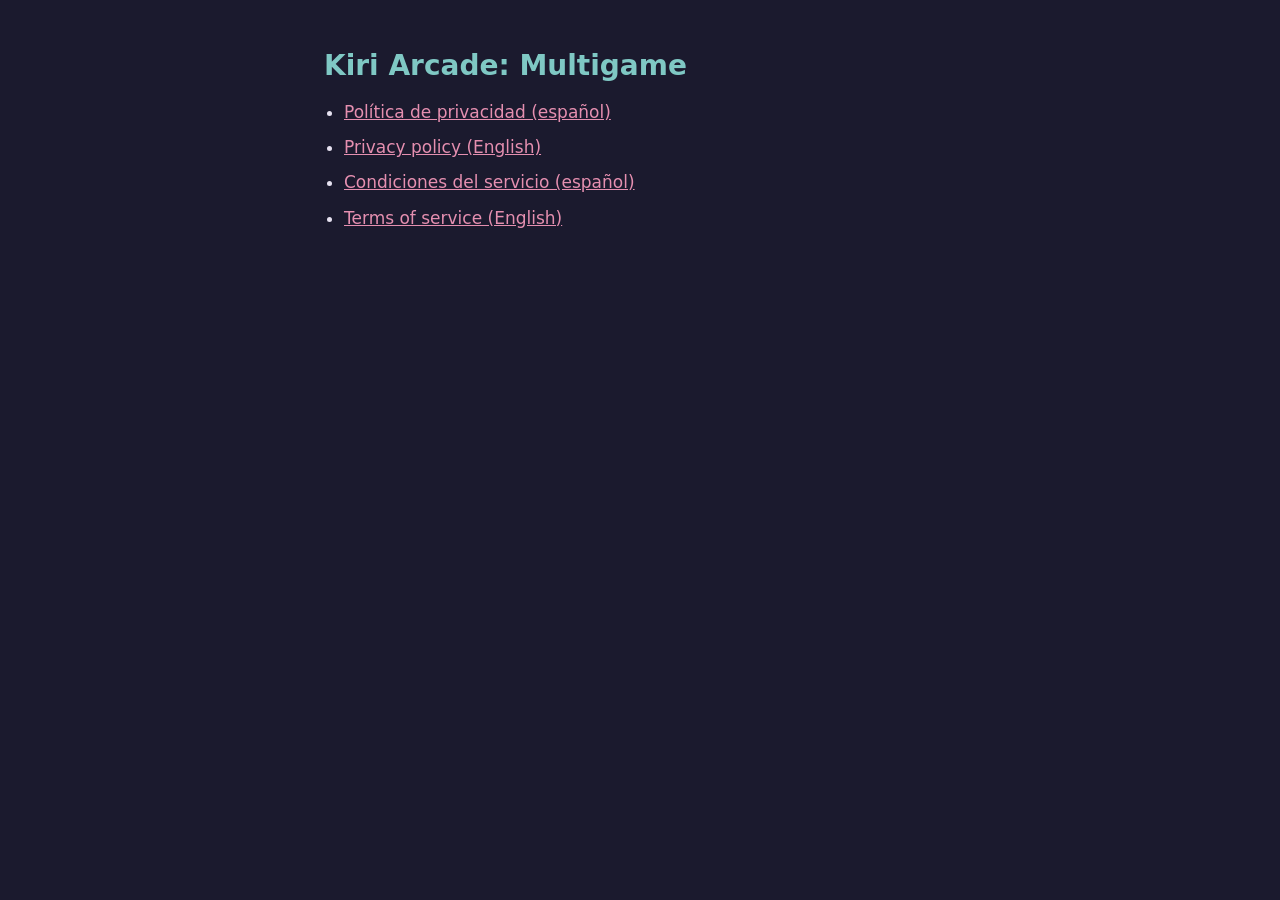
<file: index.html>
<!doctype html>
<html lang="es">
  <head>
    <meta charset="utf-8" />
    <meta name="viewport" content="width=device-width, initial-scale=1" />
    <title>Kiri Arcade: Multigame</title>
    <link rel="stylesheet" href="styles.css" />
  </head>
  <body>
    <main>
      <h1>Kiri Arcade: Multigame</h1>
      <ul>
        <li><a href="privacy-es.html" hreflang="es">Política de privacidad (español)</a></li>
        <li lang="en"><a href="privacy-en.html" hreflang="en">Privacy policy (English)</a></li>
        <li><a href="terms-es.html" hreflang="es">Condiciones del servicio (español)</a></li>
        <li lang="en"><a href="terms-en.html" hreflang="en">Terms of service (English)</a></li>
      </ul>
    </main>
  </body>
</html>
</file>
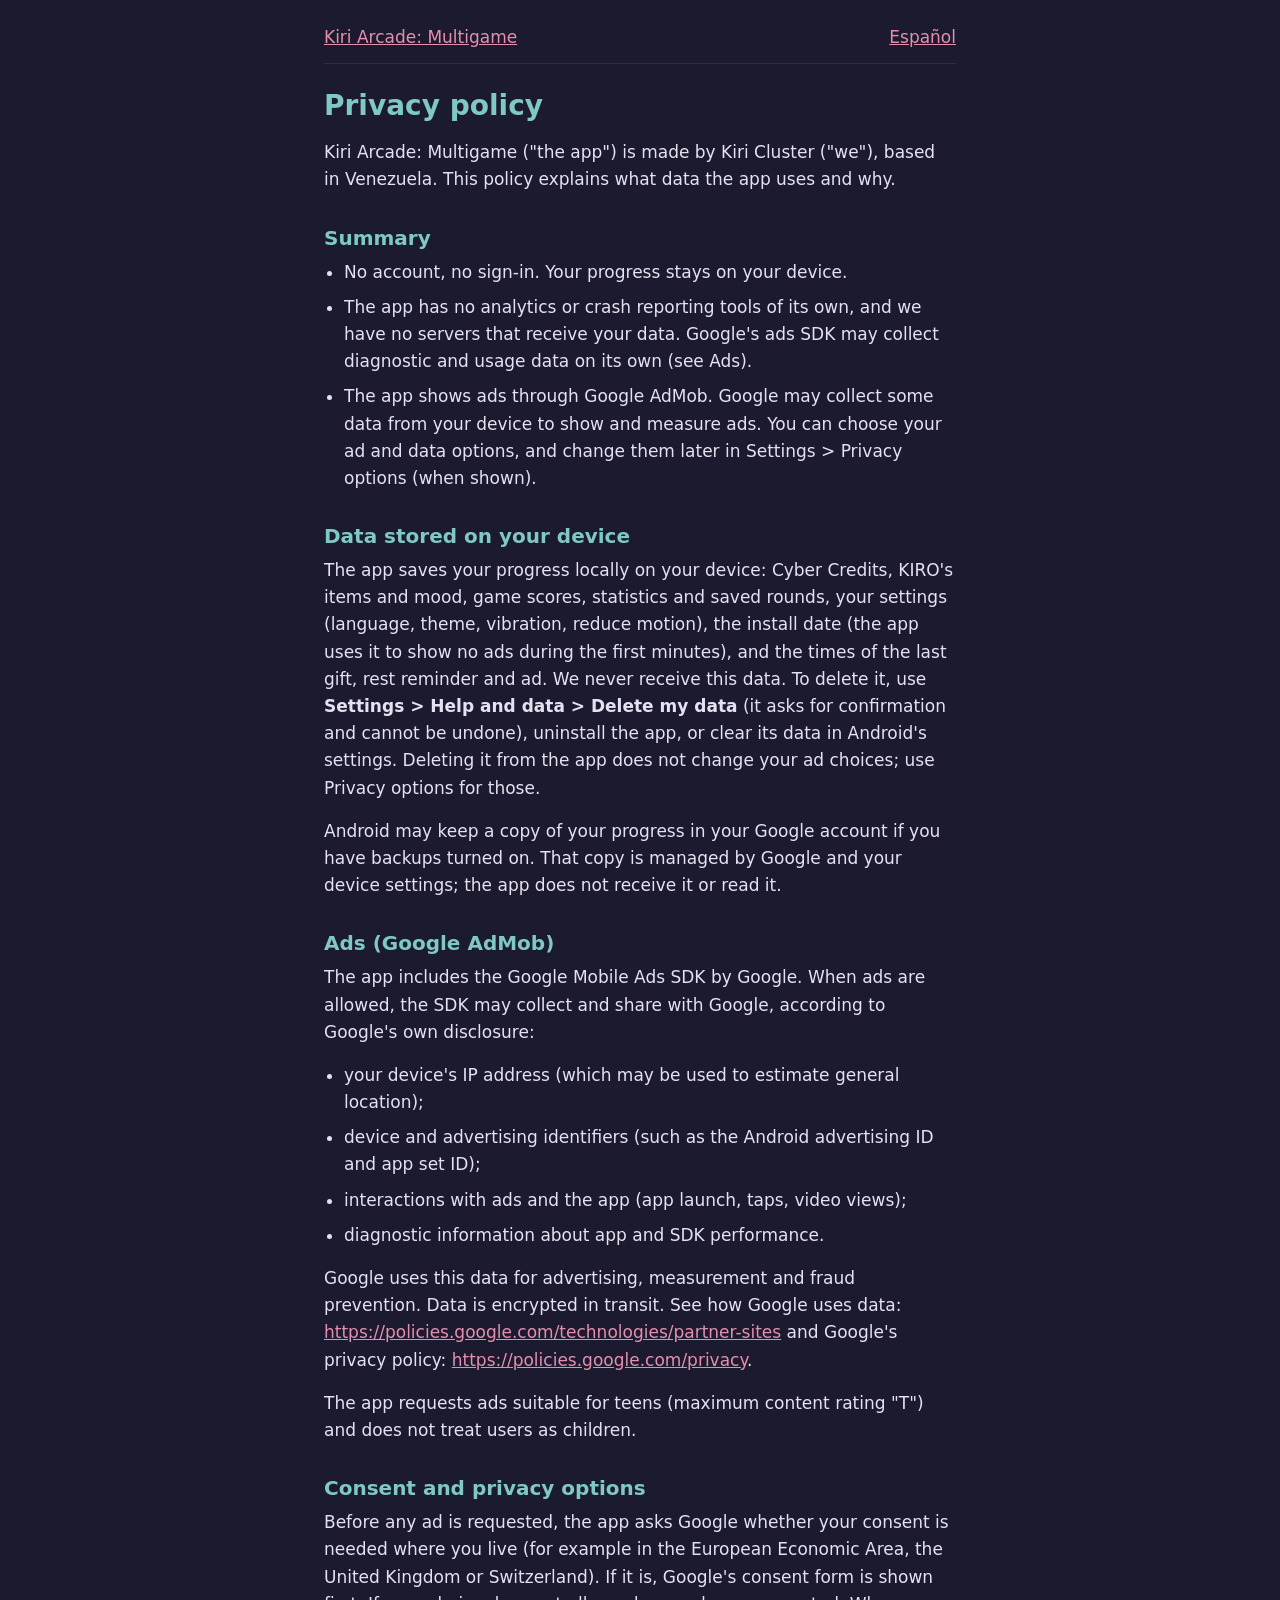
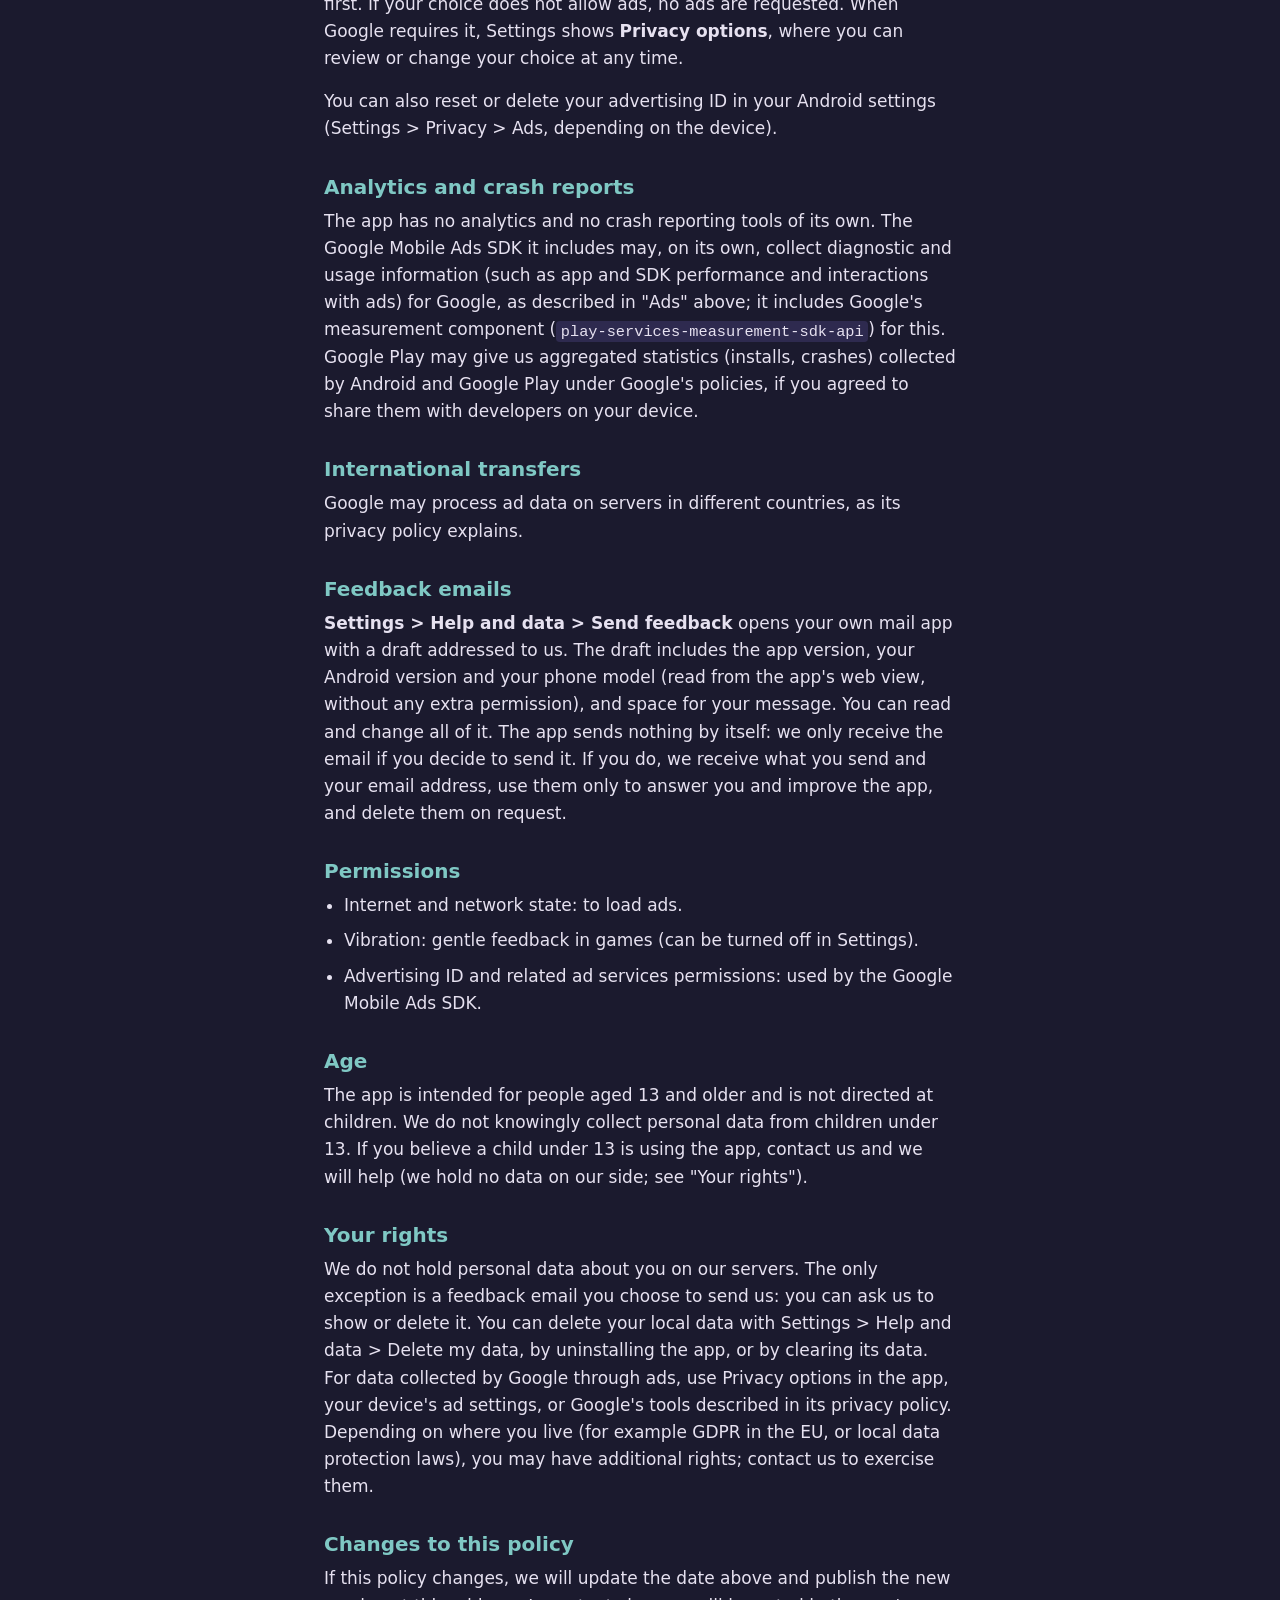
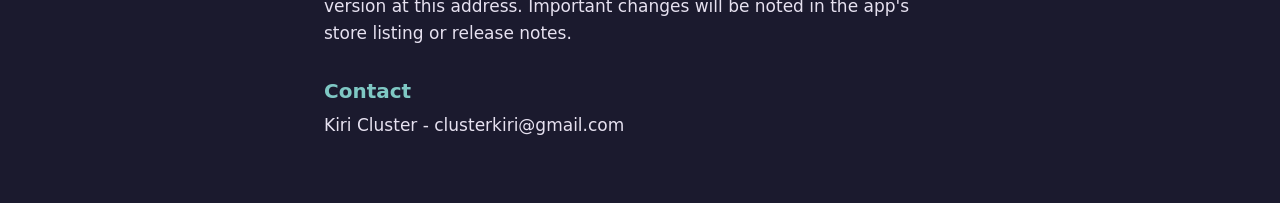
<file: privacy-en.html>
<!doctype html>
<html lang="en">
  <head>
    <meta charset="utf-8" />
    <meta name="viewport" content="width=device-width, initial-scale=1" />
    <title>Privacy policy - Kiri Arcade: Multigame</title>
    <link rel="stylesheet" href="styles.css" />
  </head>
  <body>
    <header>
      <p><a href="index.html">Kiri Arcade: Multigame</a></p>
      <nav aria-label="Language"><a href="privacy-es.html" hreflang="es" lang="es">Español</a></nav>
    </header>
    <main>
      <h1>Privacy policy</h1>
      <p>
        Kiri Arcade: Multigame ("the app") is made by Kiri Cluster ("we"), based in
        Venezuela. This policy explains what data the app uses and why.
      </p>
      <section>
        <h2>Summary</h2>
        <ul>
          <li>No account, no sign-in. Your progress stays on your device.</li>
          <li>
            The app has no analytics or crash reporting tools of its own, and we have no servers
            that receive your data. Google's ads SDK may collect diagnostic and usage data on its
            own (see Ads).
          </li>
          <li>
            The app shows ads through Google AdMob. Google may collect some data from your device to
            show and measure ads. You can choose your ad and data options, and change them later in
            Settings &gt; Privacy options (when shown).
          </li>
        </ul>
      </section>
      <section>
        <h2>Data stored on your device</h2>
        <p>
          The app saves your progress locally on your device: Cyber Credits, KIRO's items and mood,
          game scores, statistics and saved rounds, your settings (language, theme, vibration,
          reduce motion), the install date (the app uses it to show no ads during the first
          minutes), and the times of the last gift, rest reminder and ad. We never receive this
          data. To delete it, use
          <strong>Settings &gt; Help and data &gt; Delete my data</strong> (it asks for confirmation
          and cannot be undone), uninstall the app, or clear its data in Android's settings.
          Deleting it from the app does not change your ad choices; use Privacy options for those.
        </p>
        <p>
          Android may keep a copy of your progress in your Google account if you have backups turned
          on. That copy is managed by Google and your device settings; the app does not receive it
          or read it.
        </p>
      </section>
      <section>
        <h2>Ads (Google AdMob)</h2>
        <p>
          The app includes the Google Mobile Ads SDK by Google. When ads are allowed, the SDK may
          collect and share with Google, according to Google's own disclosure:
        </p>
        <ul>
          <li>your device's IP address (which may be used to estimate general location);</li>
          <li>
            device and advertising identifiers (such as the Android advertising ID and app set ID);
          </li>
          <li>interactions with ads and the app (app launch, taps, video views);</li>
          <li>diagnostic information about app and SDK performance.</li>
        </ul>
        <p>
          Google uses this data for advertising, measurement and fraud prevention. Data is encrypted
          in transit. See how Google uses data:
          <a href="https://policies.google.com/technologies/partner-sites" rel="noopener noreferrer"
            >https://policies.google.com/technologies/partner-sites</a
          >
          and Google's privacy policy:
          <a href="https://policies.google.com/privacy" rel="noopener noreferrer"
            >https://policies.google.com/privacy</a
          >.
        </p>
        <p>
          The app requests ads suitable for teens (maximum content rating "T") and does not treat
          users as children.
        </p>
      </section>
      <section>
        <h2>Consent and privacy options</h2>
        <p>
          Before any ad is requested, the app asks Google whether your consent is needed where you
          live (for example in the European Economic Area, the United Kingdom or Switzerland). If it
          is, Google's consent form is shown first. If your choice does not allow ads, no ads are
          requested. When Google requires it, Settings shows <strong>Privacy options</strong>, where
          you can review or change your choice at any time.
        </p>
        <p>
          You can also reset or delete your advertising ID in your Android settings (Settings &gt;
          Privacy &gt; Ads, depending on the device).
        </p>
      </section>
      <section>
        <h2>Analytics and crash reports</h2>
        <p>
          The app has no analytics and no crash reporting tools of its own. The Google Mobile Ads
          SDK it includes may, on its own, collect diagnostic and usage information (such as app and
          SDK performance and interactions with ads) for Google, as described in "Ads" above; it
          includes Google's measurement component (<code>play-services-measurement-sdk-api</code>)
          for this. Google Play may give us aggregated statistics (installs, crashes) collected by
          Android and Google Play under Google's policies, if you agreed to share them with
          developers on your device.
        </p>
      </section>
      <section>
        <h2>International transfers</h2>
        <p>
          Google may process ad data on servers in different countries, as its privacy policy
          explains.
        </p>
      </section>
      <section>
        <h2>Feedback emails</h2>
        <p>
          <strong>Settings &gt; Help and data &gt; Send feedback</strong> opens your own mail app
          with a draft addressed to us. The draft includes the app version, your Android version and
          your phone model (read from the app's web view, without any extra permission), and space
          for your message. You can read and change all of it. The app sends nothing by itself: we
          only receive the email if you decide to send it. If you do, we receive what you send and
          your email address, use them only to answer you and improve the app, and delete them on
          request.
        </p>
      </section>
      <section>
        <h2>Permissions</h2>
        <ul>
          <li>Internet and network state: to load ads.</li>
          <li>Vibration: gentle feedback in games (can be turned off in Settings).</li>
          <li>
            Advertising ID and related ad services permissions: used by the Google Mobile Ads SDK.
          </li>
        </ul>
      </section>
      <section>
        <h2>Age</h2>
        <p>
          The app is intended for people aged 13 and older and is not directed at children. We do
          not knowingly collect personal data from children under 13. If you believe a child under
          13 is using the app, contact us and we will help (we hold no data on our side; see "Your
          rights").
        </p>
      </section>
      <section>
        <h2>Your rights</h2>
        <p>
          We do not hold personal data about you on our servers. The only exception is a feedback
          email you choose to send us: you can ask us to show or delete it. You can delete your
          local data with Settings &gt; Help and data &gt; Delete my data, by uninstalling the app,
          or by clearing its data. For data collected by Google through ads, use Privacy options in
          the app, your device's ad settings, or Google's tools described in its privacy policy.
          Depending on where you live (for example GDPR in the EU, or local data protection laws),
          you may have additional rights; contact us to exercise them.
        </p>
      </section>
      <section>
        <h2>Changes to this policy</h2>
        <p>
          If this policy changes, we will update the date above and publish the new version at this
          address. Important changes will be noted in the app's store listing or release notes.
        </p>
      </section>
      <section>
        <h2>Contact</h2>
        <p>Kiri Cluster - clusterkiri@gmail.com</p>
      </section>
    </main>
  </body>
</html>
</file>
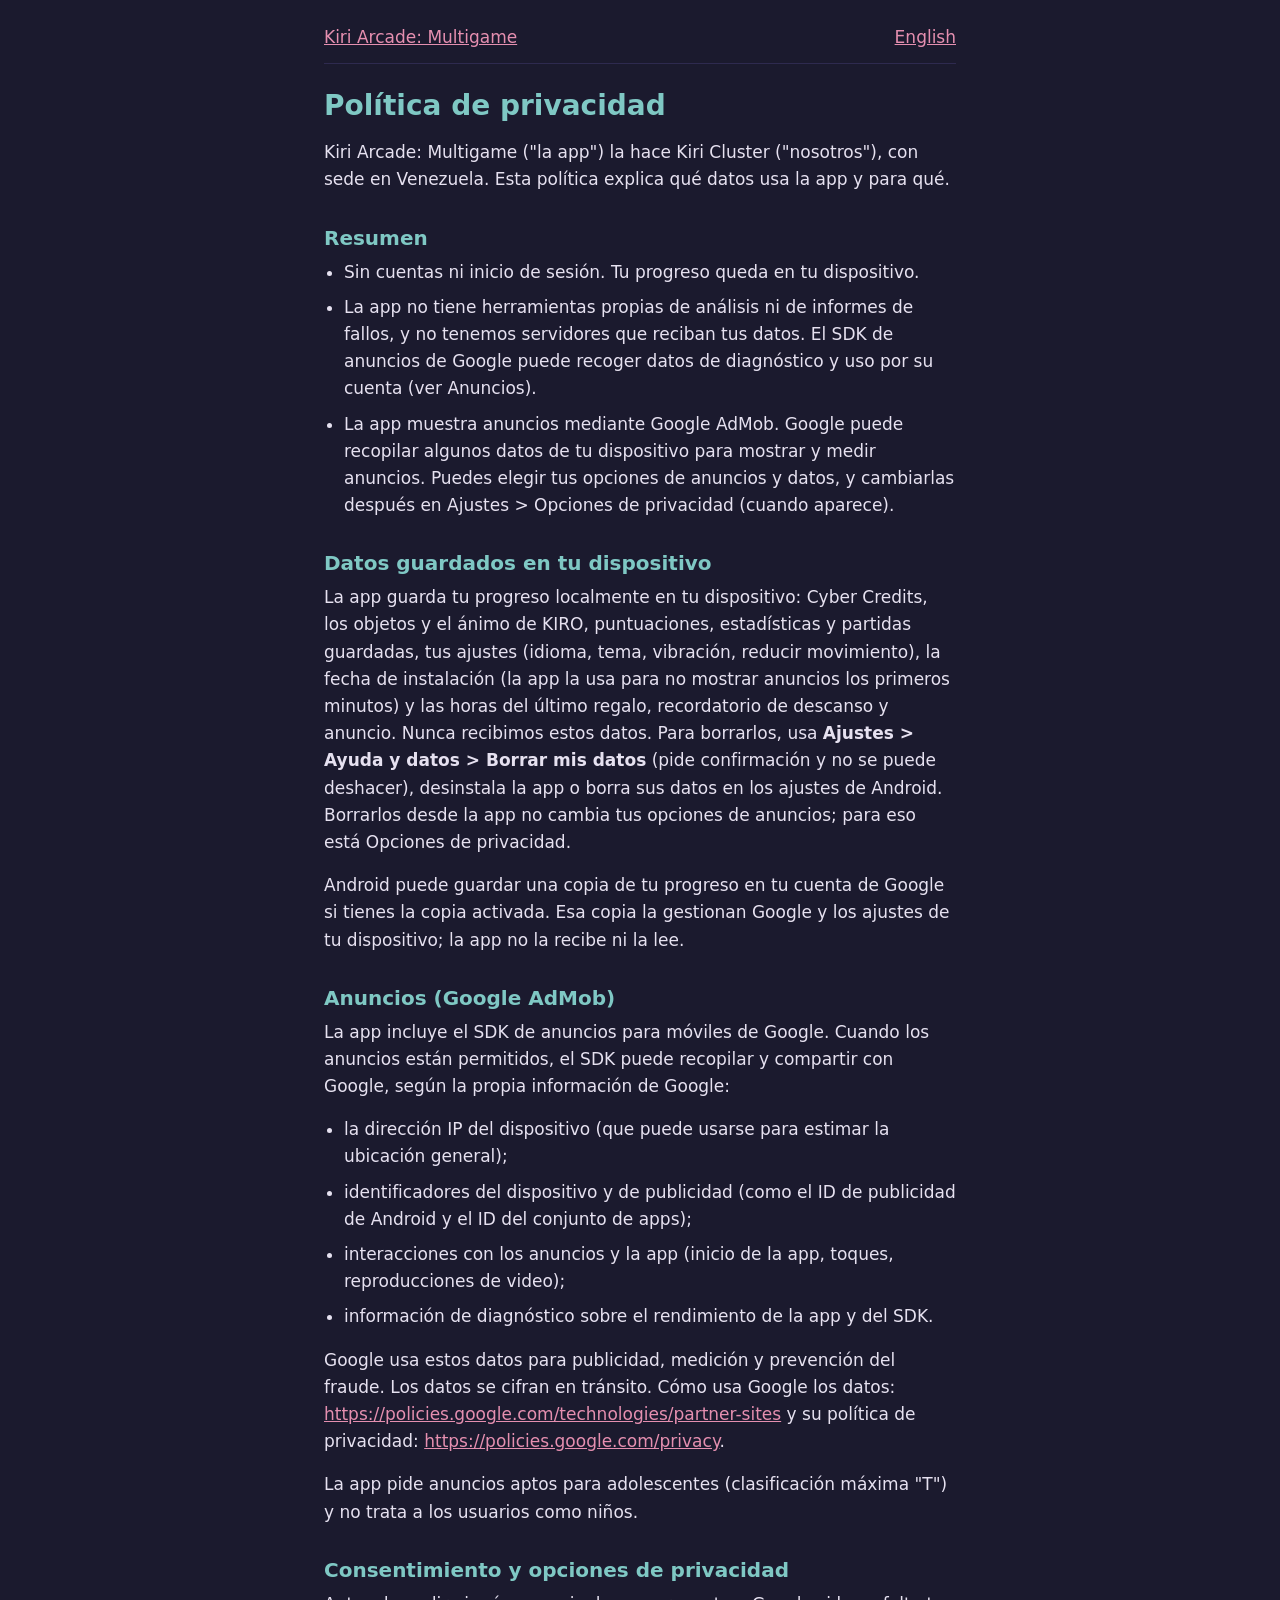
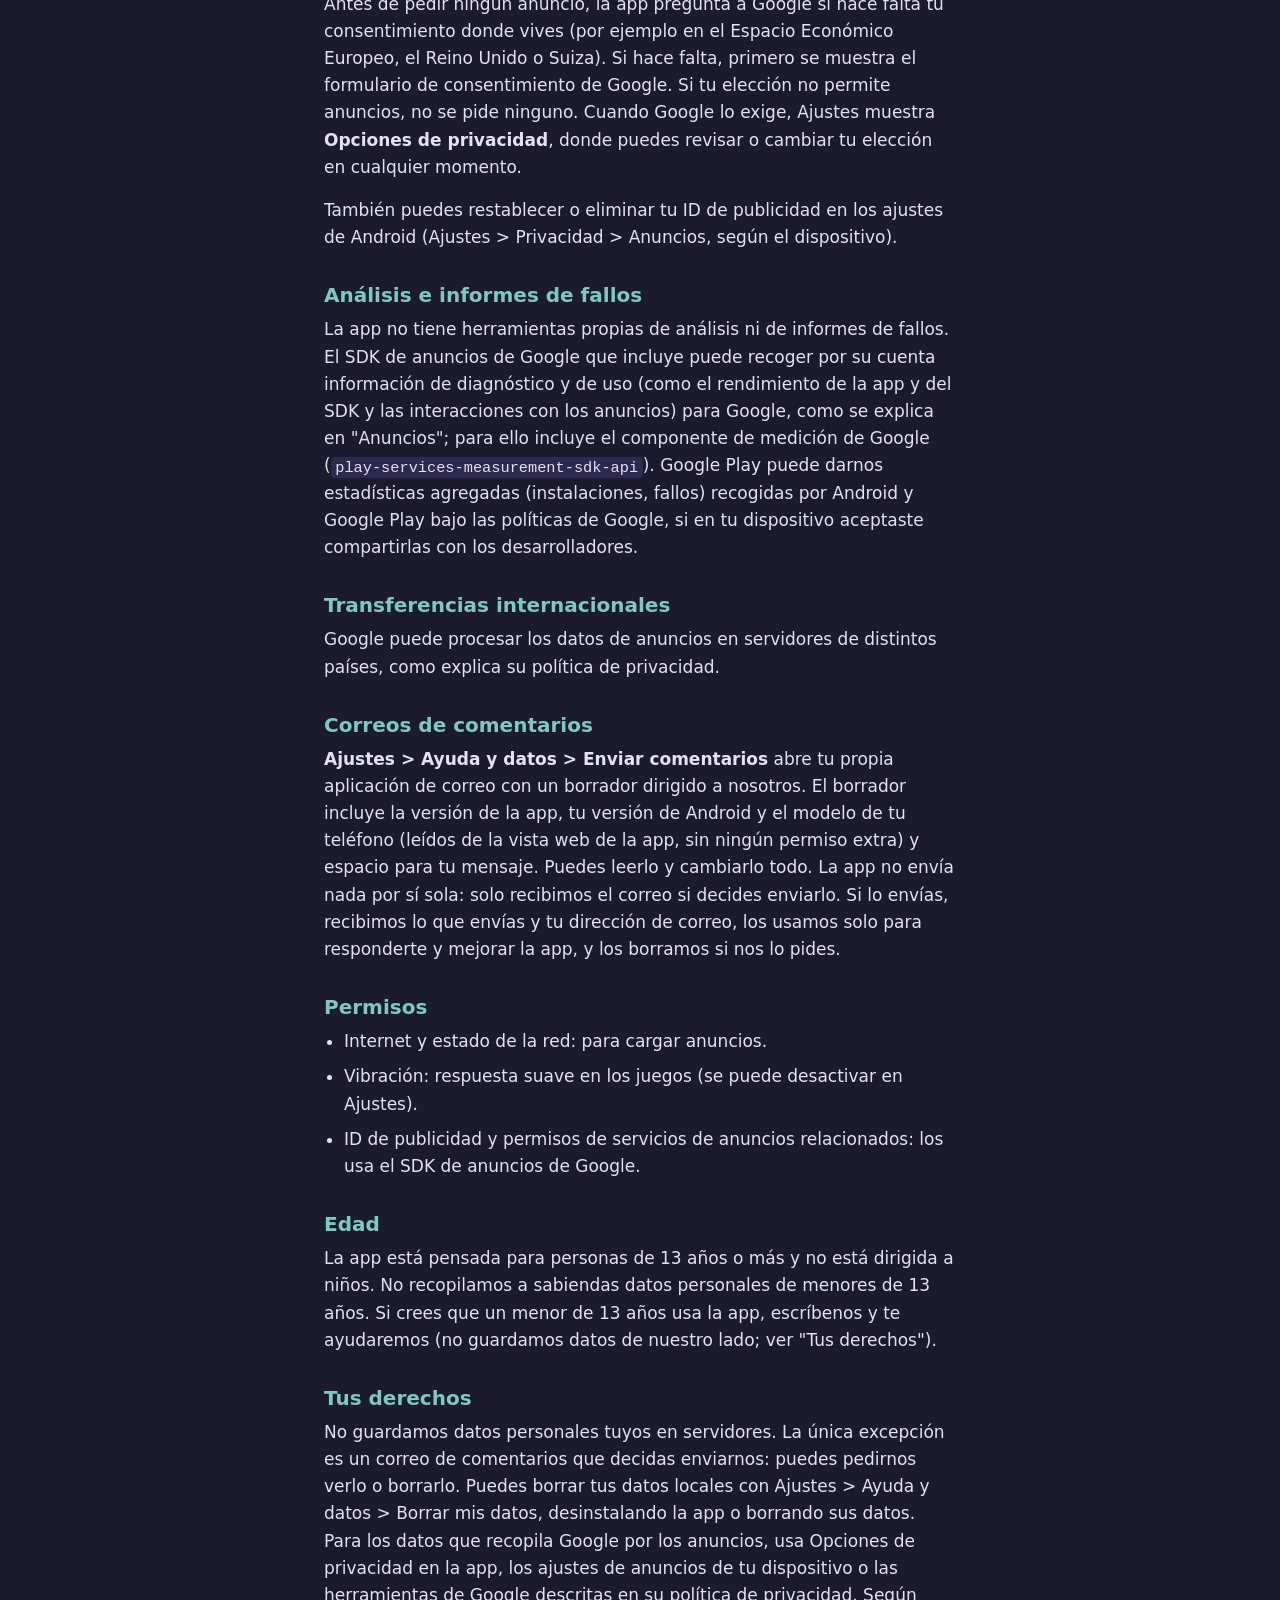
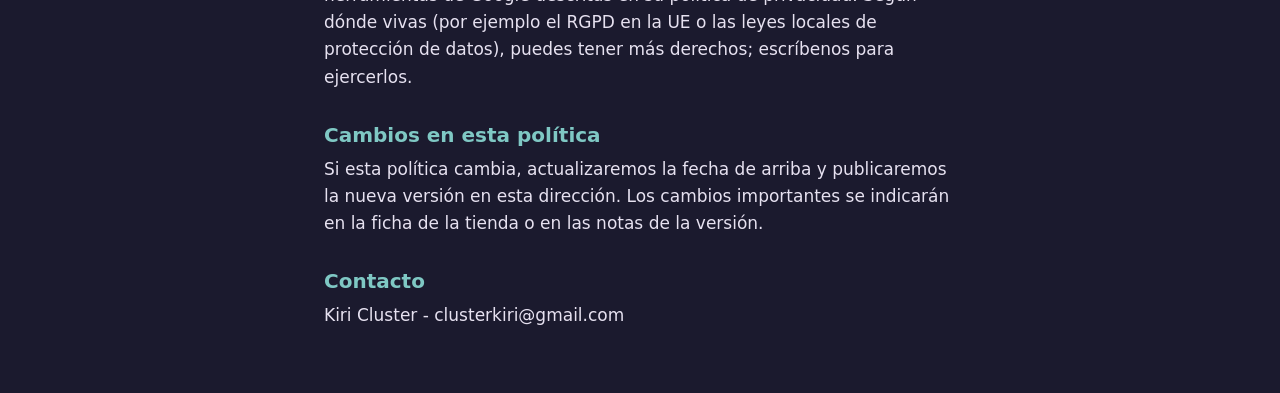
<file: privacy-es.html>
<!doctype html>
<html lang="es">
  <head>
    <meta charset="utf-8" />
    <meta name="viewport" content="width=device-width, initial-scale=1" />
    <title>Política de privacidad - Kiri Arcade: Multigame</title>
    <link rel="stylesheet" href="styles.css" />
  </head>
  <body>
    <header>
      <p><a href="index.html">Kiri Arcade: Multigame</a></p>
      <nav aria-label="Idioma"><a href="privacy-en.html" hreflang="en" lang="en">English</a></nav>
    </header>
    <main>
      <h1>Política de privacidad</h1>
      <p>
        Kiri Arcade: Multigame ("la app") la hace Kiri Cluster ("nosotros"), con sede
        en Venezuela. Esta política explica qué datos usa la app y para qué.
      </p>
      <section>
        <h2>Resumen</h2>
        <ul>
          <li>Sin cuentas ni inicio de sesión. Tu progreso queda en tu dispositivo.</li>
          <li>
            La app no tiene herramientas propias de análisis ni de informes de fallos, y no tenemos
            servidores que reciban tus datos. El SDK de anuncios de Google puede recoger datos de
            diagnóstico y uso por su cuenta (ver Anuncios).
          </li>
          <li>
            La app muestra anuncios mediante Google AdMob. Google puede recopilar algunos datos de
            tu dispositivo para mostrar y medir anuncios. Puedes elegir tus opciones de anuncios y
            datos, y cambiarlas después en Ajustes &gt; Opciones de privacidad (cuando aparece).
          </li>
        </ul>
      </section>
      <section>
        <h2>Datos guardados en tu dispositivo</h2>
        <p>
          La app guarda tu progreso localmente en tu dispositivo: Cyber Credits, los objetos y el
          ánimo de KIRO, puntuaciones, estadísticas y partidas guardadas, tus ajustes (idioma, tema,
          vibración, reducir movimiento), la fecha de instalación (la app la usa para no mostrar
          anuncios los primeros minutos) y las horas del último regalo, recordatorio de descanso y
          anuncio. Nunca recibimos estos datos. Para borrarlos, usa
          <strong>Ajustes &gt; Ayuda y datos &gt; Borrar mis datos</strong> (pide confirmación y no
          se puede deshacer), desinstala la app o borra sus datos en los ajustes de Android.
          Borrarlos desde la app no cambia tus opciones de anuncios; para eso está Opciones de
          privacidad.
        </p>
        <p>
          Android puede guardar una copia de tu progreso en tu cuenta de Google si tienes la copia
          activada. Esa copia la gestionan Google y los ajustes de tu dispositivo; la app no la
          recibe ni la lee.
        </p>
      </section>
      <section>
        <h2>Anuncios (Google AdMob)</h2>
        <p>
          La app incluye el SDK de anuncios para móviles de Google. Cuando los anuncios están
          permitidos, el SDK puede recopilar y compartir con Google, según la propia información de
          Google:
        </p>
        <ul>
          <li>
            la dirección IP del dispositivo (que puede usarse para estimar la ubicación general);
          </li>
          <li>
            identificadores del dispositivo y de publicidad (como el ID de publicidad de Android y
            el ID del conjunto de apps);
          </li>
          <li>
            interacciones con los anuncios y la app (inicio de la app, toques, reproducciones de
            video);
          </li>
          <li>información de diagnóstico sobre el rendimiento de la app y del SDK.</li>
        </ul>
        <p>
          Google usa estos datos para publicidad, medición y prevención del fraude. Los datos se
          cifran en tránsito. Cómo usa Google los datos:
          <a href="https://policies.google.com/technologies/partner-sites" rel="noopener noreferrer"
            >https://policies.google.com/technologies/partner-sites</a
          >
          y su política de privacidad:
          <a href="https://policies.google.com/privacy" rel="noopener noreferrer"
            >https://policies.google.com/privacy</a
          >.
        </p>
        <p>
          La app pide anuncios aptos para adolescentes (clasificación máxima "T") y no trata a los
          usuarios como niños.
        </p>
      </section>
      <section>
        <h2>Consentimiento y opciones de privacidad</h2>
        <p>
          Antes de pedir ningún anuncio, la app pregunta a Google si hace falta tu consentimiento
          donde vives (por ejemplo en el Espacio Económico Europeo, el Reino Unido o Suiza). Si hace
          falta, primero se muestra el formulario de consentimiento de Google. Si tu elección no
          permite anuncios, no se pide ninguno. Cuando Google lo exige, Ajustes muestra
          <strong>Opciones de privacidad</strong>, donde puedes revisar o cambiar tu elección en
          cualquier momento.
        </p>
        <p>
          También puedes restablecer o eliminar tu ID de publicidad en los ajustes de Android
          (Ajustes &gt; Privacidad &gt; Anuncios, según el dispositivo).
        </p>
      </section>
      <section>
        <h2>Análisis e informes de fallos</h2>
        <p>
          La app no tiene herramientas propias de análisis ni de informes de fallos. El SDK de
          anuncios de Google que incluye puede recoger por su cuenta información de diagnóstico y de
          uso (como el rendimiento de la app y del SDK y las interacciones con los anuncios) para
          Google, como se explica en "Anuncios"; para ello incluye el componente de medición de
          Google (<code>play-services-measurement-sdk-api</code>). Google Play puede darnos estadísticas
          agregadas (instalaciones, fallos) recogidas por Android y Google Play bajo las políticas
          de Google, si en tu dispositivo aceptaste compartirlas con los desarrolladores.
        </p>
      </section>
      <section>
        <h2>Transferencias internacionales</h2>
        <p>
          Google puede procesar los datos de anuncios en servidores de distintos países, como
          explica su política de privacidad.
        </p>
      </section>
      <section>
        <h2>Correos de comentarios</h2>
        <p>
          <strong>Ajustes &gt; Ayuda y datos &gt; Enviar comentarios</strong> abre tu propia
          aplicación de correo con un borrador dirigido a nosotros. El borrador incluye la versión
          de la app, tu versión de Android y el modelo de tu teléfono (leídos de la vista web de la
          app, sin ningún permiso extra) y espacio para tu mensaje. Puedes leerlo y cambiarlo todo.
          La app no envía nada por sí sola: solo recibimos el correo si decides enviarlo. Si lo
          envías, recibimos lo que envías y tu dirección de correo, los usamos solo para responderte
          y mejorar la app, y los borramos si nos lo pides.
        </p>
      </section>
      <section>
        <h2>Permisos</h2>
        <ul>
          <li>Internet y estado de la red: para cargar anuncios.</li>
          <li>Vibración: respuesta suave en los juegos (se puede desactivar en Ajustes).</li>
          <li>
            ID de publicidad y permisos de servicios de anuncios relacionados: los usa el SDK de
            anuncios de Google.
          </li>
        </ul>
      </section>
      <section>
        <h2>Edad</h2>
        <p>
          La app está pensada para personas de 13 años o más y no está dirigida a niños. No
          recopilamos a sabiendas datos personales de menores de 13 años. Si crees que un menor de
          13 años usa la app, escríbenos y te ayudaremos (no guardamos datos de nuestro lado; ver
          "Tus derechos").
        </p>
      </section>
      <section>
        <h2>Tus derechos</h2>
        <p>
          No guardamos datos personales tuyos en servidores. La única excepción es un correo de
          comentarios que decidas enviarnos: puedes pedirnos verlo o borrarlo. Puedes borrar tus
          datos locales con Ajustes &gt; Ayuda y datos &gt; Borrar mis datos, desinstalando la app o
          borrando sus datos. Para los datos que recopila Google por los anuncios, usa Opciones de
          privacidad en la app, los ajustes de anuncios de tu dispositivo o las herramientas de
          Google descritas en su política de privacidad. Según dónde vivas (por ejemplo el RGPD en
          la UE o las leyes locales de protección de datos), puedes tener más derechos; escríbenos
          para ejercerlos.
        </p>
      </section>
      <section>
        <h2>Cambios en esta política</h2>
        <p>
          Si esta política cambia, actualizaremos la fecha de arriba y publicaremos la nueva versión
          en esta dirección. Los cambios importantes se indicarán en la ficha de la tienda o en las
          notas de la versión.
        </p>
      </section>
      <section>
        <h2>Contacto</h2>
        <p>Kiri Cluster - clusterkiri@gmail.com</p>
      </section>
    </main>
  </body>
</html>
</file>
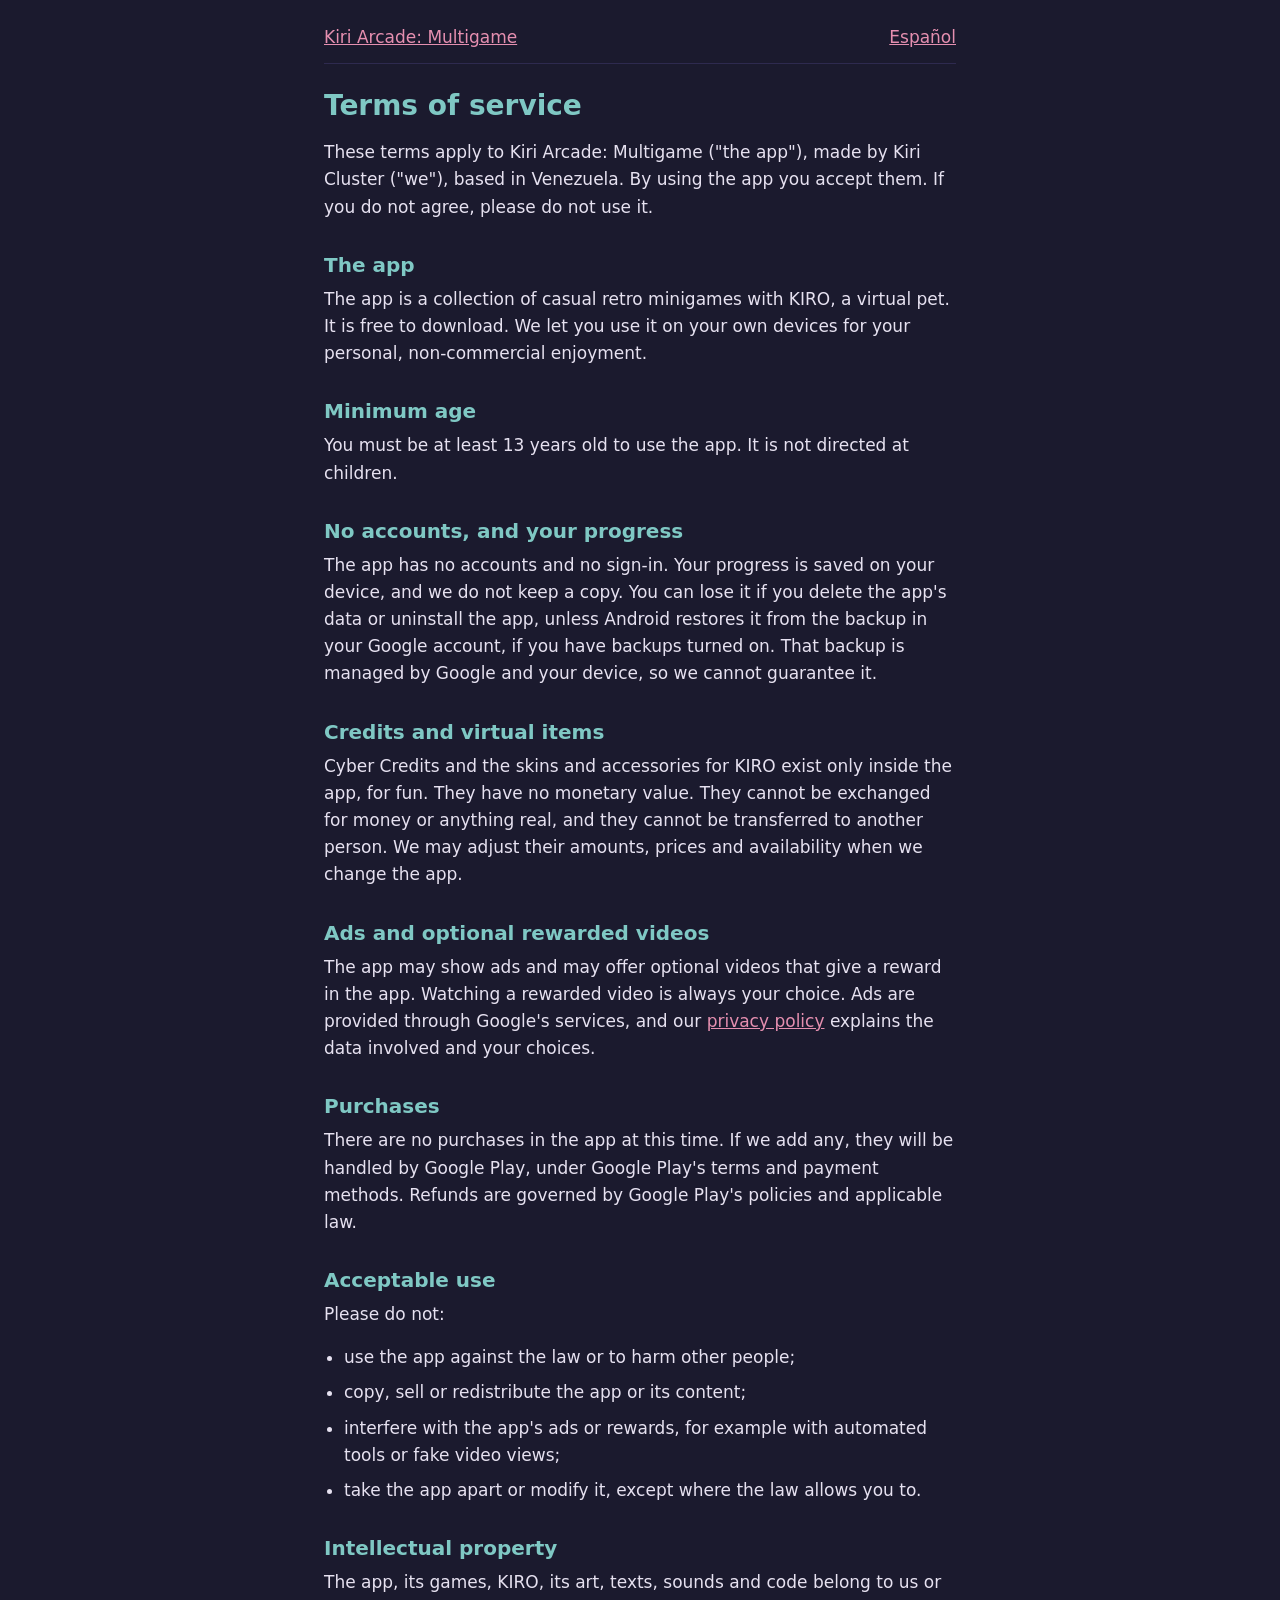
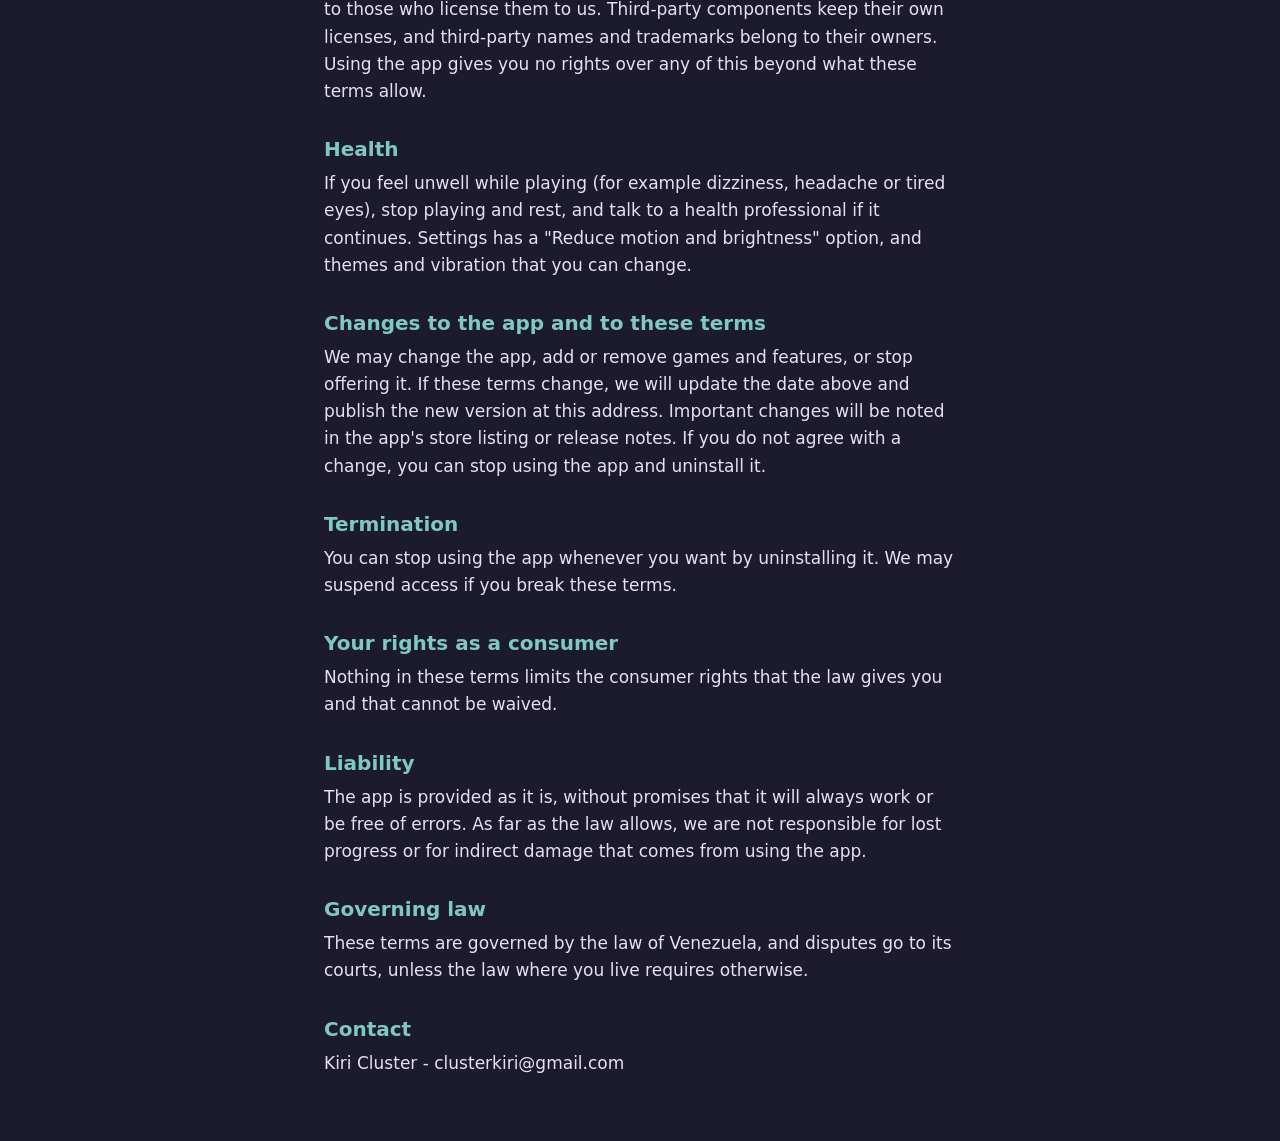
<file: terms-en.html>
<!doctype html>
<html lang="en">
  <head>
    <meta charset="utf-8" />
    <meta name="viewport" content="width=device-width, initial-scale=1" />
    <title>Terms of service - Kiri Arcade: Multigame</title>
    <link rel="stylesheet" href="styles.css" />
  </head>
  <body>
    <header>
      <p><a href="index.html">Kiri Arcade: Multigame</a></p>
      <nav aria-label="Language"><a href="terms-es.html" hreflang="es" lang="es">Español</a></nav>
    </header>
    <main>
      <h1>Terms of service</h1>
      <p>
        These terms apply to Kiri Arcade: Multigame ("the app"), made by Kiri Cluster
        ("we"), based in Venezuela. By using the app you accept them. If you do not agree, please do
        not use it.
      </p>
      <section>
        <h2>The app</h2>
        <p>
          The app is a collection of casual retro minigames with KIRO, a virtual pet. It is free to
          download. We let you use it on your own devices for your personal, non-commercial
          enjoyment.
        </p>
      </section>
      <section>
        <h2>Minimum age</h2>
        <p>You must be at least 13 years old to use the app. It is not directed at children.</p>
      </section>
      <section>
        <h2>No accounts, and your progress</h2>
        <p>
          The app has no accounts and no sign-in. Your progress is saved on your device, and we do
          not keep a copy. You can lose it if you delete the app's data or uninstall the app, unless
          Android restores it from the backup in your Google account, if you have backups turned on.
          That backup is managed by Google and your device, so we cannot guarantee it.
        </p>
      </section>
      <section>
        <h2>Credits and virtual items</h2>
        <p>
          Cyber Credits and the skins and accessories for KIRO exist only inside the app, for fun.
          They have no monetary value. They cannot be exchanged for money or anything real, and they
          cannot be transferred to another person. We may adjust their amounts, prices and
          availability when we change the app.
        </p>
      </section>
      <section>
        <h2>Ads and optional rewarded videos</h2>
        <p>
          The app may show ads and may offer optional videos that give a reward in the app. Watching
          a rewarded video is always your choice. Ads are provided through Google's services, and
          our <a href="privacy-en.html">privacy policy</a> explains the data involved and your
          choices.
        </p>
      </section>
      <section>
        <h2>Purchases</h2>
        <p>
          There are no purchases in the app at this time. If we add any, they will be handled by
          Google Play, under Google Play's terms and payment methods. Refunds are governed by Google
          Play's policies and applicable law.
        </p>
      </section>
      <section>
        <h2>Acceptable use</h2>
        <p>Please do not:</p>
        <ul>
          <li>use the app against the law or to harm other people;</li>
          <li>copy, sell or redistribute the app or its content;</li>
          <li>
            interfere with the app's ads or rewards, for example with automated tools or fake video
            views;
          </li>
          <li>take the app apart or modify it, except where the law allows you to.</li>
        </ul>
      </section>
      <section>
        <h2>Intellectual property</h2>
        <p>
          The app, its games, KIRO, its art, texts, sounds and code belong to us or to those who
          license them to us. Third-party components keep their own licenses, and third-party names
          and trademarks belong to their owners. Using the app gives you no rights over any of this
          beyond what these terms allow.
        </p>
      </section>
      <section>
        <h2>Health</h2>
        <p>
          If you feel unwell while playing (for example dizziness, headache or tired eyes), stop
          playing and rest, and talk to a health professional if it continues. Settings has a
          "Reduce motion and brightness" option, and themes and vibration that you can change.
        </p>
      </section>
      <section>
        <h2>Changes to the app and to these terms</h2>
        <p>
          We may change the app, add or remove games and features, or stop offering it. If these
          terms change, we will update the date above and publish the new version at this address.
          Important changes will be noted in the app's store listing or release notes. If you do not
          agree with a change, you can stop using the app and uninstall it.
        </p>
      </section>
      <section>
        <h2>Termination</h2>
        <p>
          You can stop using the app whenever you want by uninstalling it. We may suspend access if
          you break these terms.
        </p>
      </section>
      <section>
        <h2>Your rights as a consumer</h2>
        <p>
          Nothing in these terms limits the consumer rights that the law gives you and that cannot
          be waived.
        </p>
      </section>
      <section>
        <h2>Liability</h2>
        <p>
          The app is provided as it is, without promises that it will always work or be free of
          errors. As far as the law allows, we are not responsible for lost progress or for indirect
          damage that comes from using the app.
        </p>
      </section>
      <section>
        <h2>Governing law</h2>
        <p>
          These terms are governed by the law of Venezuela, and disputes go to its courts, unless the
          law where you live requires otherwise.
        </p>
      </section>
      <section>
        <h2>Contact</h2>
        <p>Kiri Cluster - clusterkiri@gmail.com</p>
      </section>
    </main>
  </body>
</html>
</file>
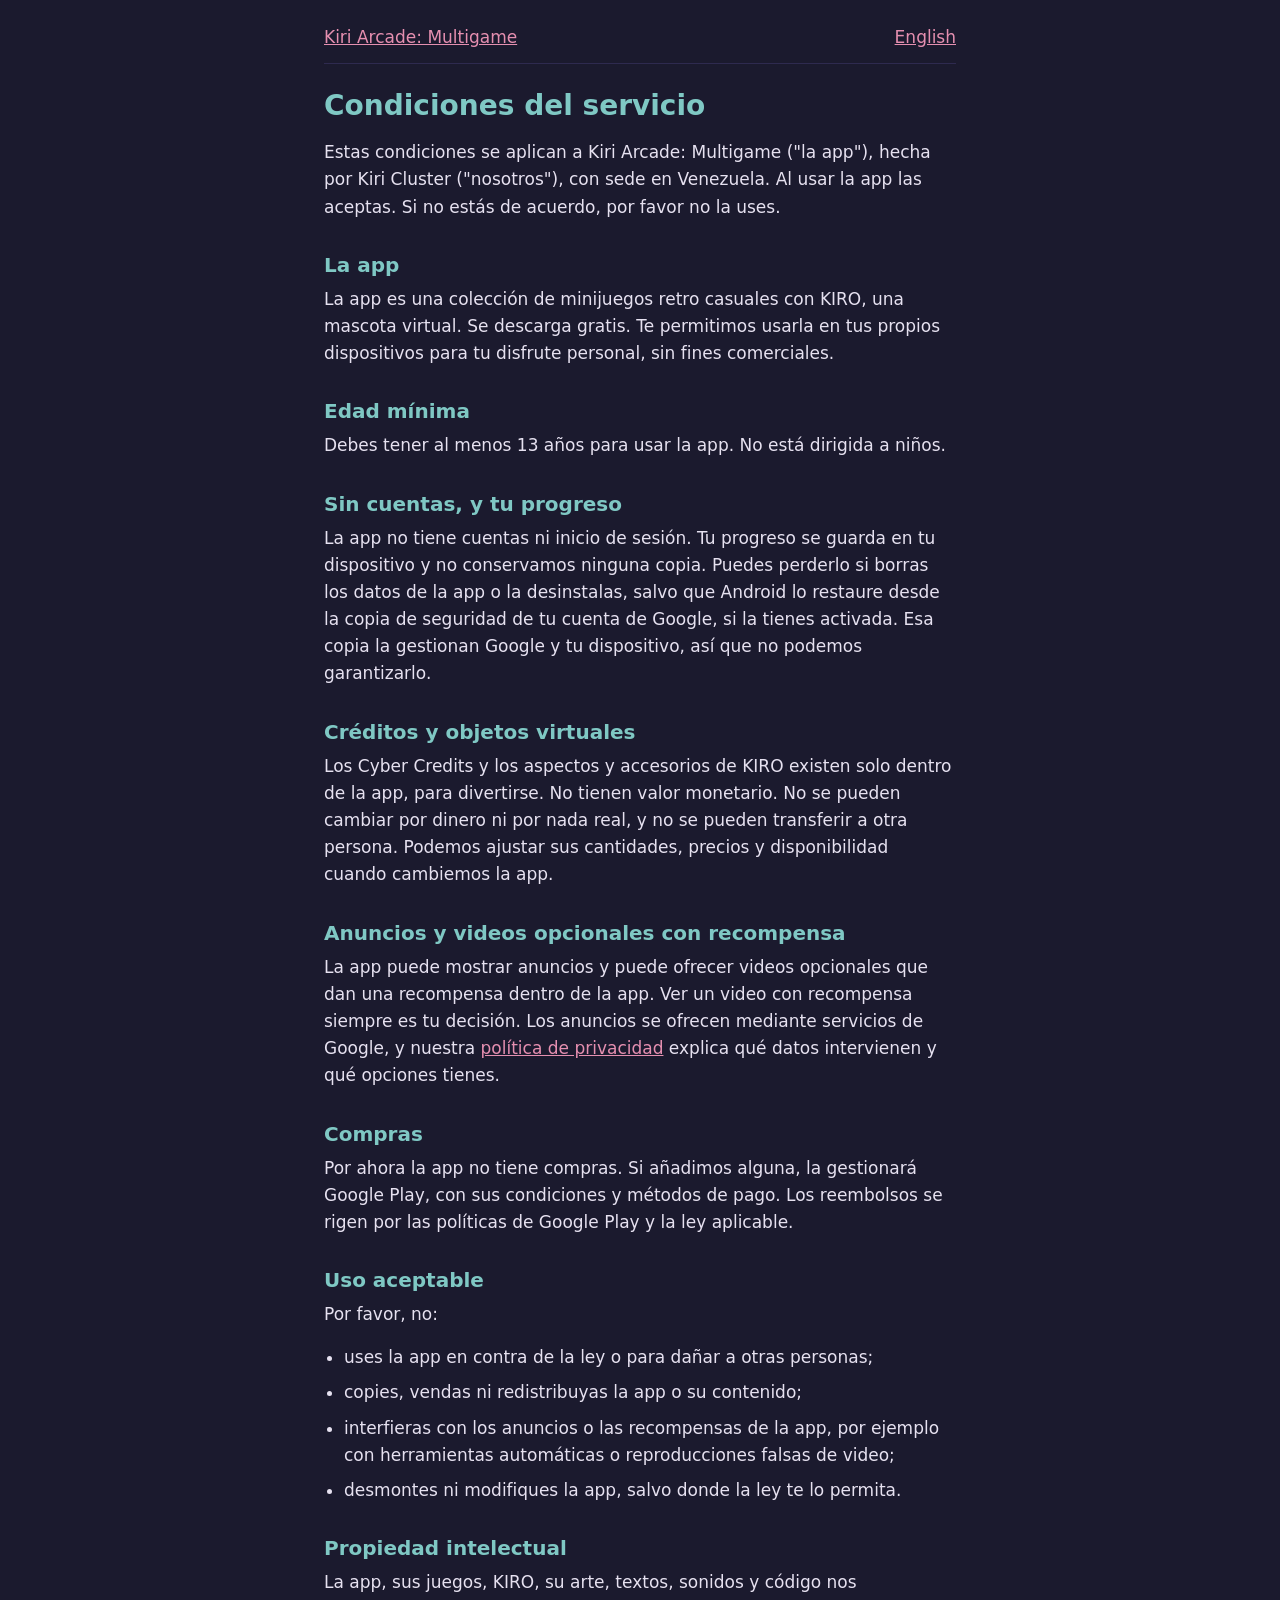
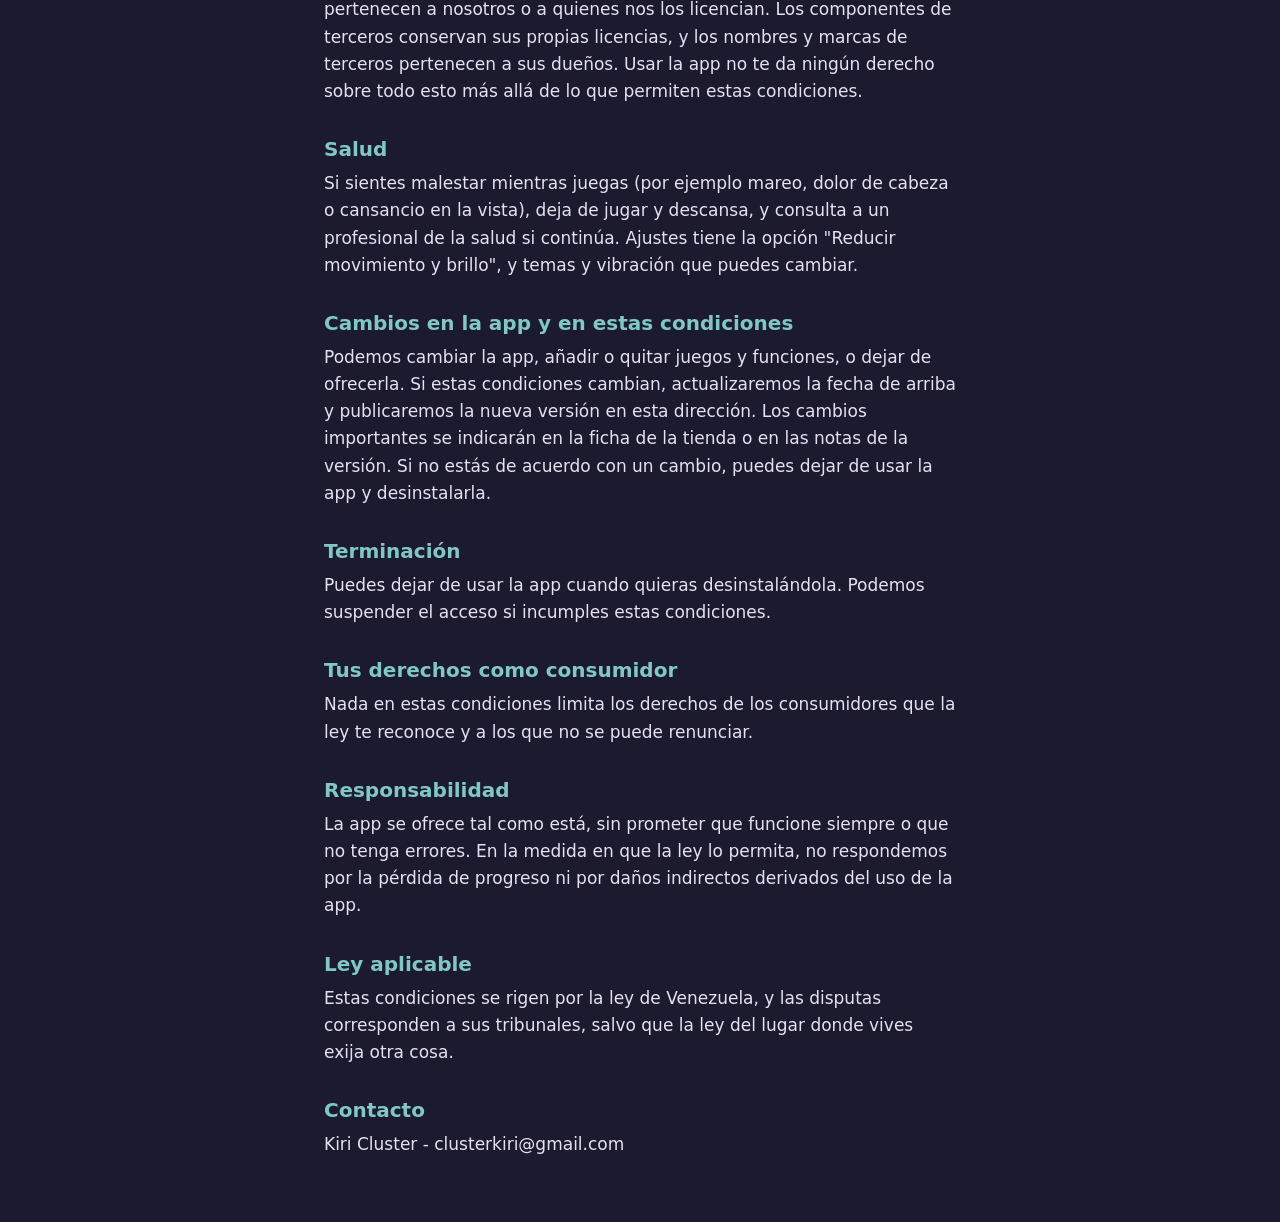
<file: terms-es.html>
<!doctype html>
<html lang="es">
  <head>
    <meta charset="utf-8" />
    <meta name="viewport" content="width=device-width, initial-scale=1" />
    <title>Condiciones del servicio - Kiri Arcade: Multigame</title>
    <link rel="stylesheet" href="styles.css" />
  </head>
  <body>
    <header>
      <p><a href="index.html">Kiri Arcade: Multigame</a></p>
      <nav aria-label="Idioma"><a href="terms-en.html" hreflang="en" lang="en">English</a></nav>
    </header>
    <main>
      <h1>Condiciones del servicio</h1>
      <p>
        Estas condiciones se aplican a Kiri Arcade: Multigame ("la app"), hecha por Kiri Cluster
        ("nosotros"), con sede en Venezuela. Al usar la app las aceptas. Si no estás de
        acuerdo, por favor no la uses.
      </p>
      <section>
        <h2>La app</h2>
        <p>
          La app es una colección de minijuegos retro casuales con KIRO, una mascota virtual. Se
          descarga gratis. Te permitimos usarla en tus propios dispositivos para tu disfrute
          personal, sin fines comerciales.
        </p>
      </section>
      <section>
        <h2>Edad mínima</h2>
        <p>Debes tener al menos 13 años para usar la app. No está dirigida a niños.</p>
      </section>
      <section>
        <h2>Sin cuentas, y tu progreso</h2>
        <p>
          La app no tiene cuentas ni inicio de sesión. Tu progreso se guarda en tu dispositivo y no
          conservamos ninguna copia. Puedes perderlo si borras los datos de la app o la desinstalas,
          salvo que Android lo restaure desde la copia de seguridad de tu cuenta de Google, si la
          tienes activada. Esa copia la gestionan Google y tu dispositivo, así que no podemos
          garantizarlo.
        </p>
      </section>
      <section>
        <h2>Créditos y objetos virtuales</h2>
        <p>
          Los Cyber Credits y los aspectos y accesorios de KIRO existen solo dentro de la app, para
          divertirse. No tienen valor monetario. No se pueden cambiar por dinero ni por nada real, y
          no se pueden transferir a otra persona. Podemos ajustar sus cantidades, precios y
          disponibilidad cuando cambiemos la app.
        </p>
      </section>
      <section>
        <h2>Anuncios y videos opcionales con recompensa</h2>
        <p>
          La app puede mostrar anuncios y puede ofrecer videos opcionales que dan una recompensa
          dentro de la app. Ver un video con recompensa siempre es tu decisión. Los anuncios se
          ofrecen mediante servicios de Google, y nuestra
          <a href="privacy-es.html">política de privacidad</a> explica qué datos intervienen y qué
          opciones tienes.
        </p>
      </section>
      <section>
        <h2>Compras</h2>
        <p>
          Por ahora la app no tiene compras. Si añadimos alguna, la gestionará Google Play, con sus
          condiciones y métodos de pago. Los reembolsos se rigen por las políticas de Google Play y
          la ley aplicable.
        </p>
      </section>
      <section>
        <h2>Uso aceptable</h2>
        <p>Por favor, no:</p>
        <ul>
          <li>uses la app en contra de la ley o para dañar a otras personas;</li>
          <li>copies, vendas ni redistribuyas la app o su contenido;</li>
          <li>
            interfieras con los anuncios o las recompensas de la app, por ejemplo con herramientas
            automáticas o reproducciones falsas de video;
          </li>
          <li>desmontes ni modifiques la app, salvo donde la ley te lo permita.</li>
        </ul>
      </section>
      <section>
        <h2>Propiedad intelectual</h2>
        <p>
          La app, sus juegos, KIRO, su arte, textos, sonidos y código nos pertenecen a nosotros o a
          quienes nos los licencian. Los componentes de terceros conservan sus propias licencias, y
          los nombres y marcas de terceros pertenecen a sus dueños. Usar la app no te da ningún
          derecho sobre todo esto más allá de lo que permiten estas condiciones.
        </p>
      </section>
      <section>
        <h2>Salud</h2>
        <p>
          Si sientes malestar mientras juegas (por ejemplo mareo, dolor de cabeza o cansancio en la
          vista), deja de jugar y descansa, y consulta a un profesional de la salud si continúa.
          Ajustes tiene la opción "Reducir movimiento y brillo", y temas y vibración que puedes
          cambiar.
        </p>
      </section>
      <section>
        <h2>Cambios en la app y en estas condiciones</h2>
        <p>
          Podemos cambiar la app, añadir o quitar juegos y funciones, o dejar de ofrecerla. Si estas
          condiciones cambian, actualizaremos la fecha de arriba y publicaremos la nueva versión en
          esta dirección. Los cambios importantes se indicarán en la ficha de la tienda o en las
          notas de la versión. Si no estás de acuerdo con un cambio, puedes dejar de usar la app y
          desinstalarla.
        </p>
      </section>
      <section>
        <h2>Terminación</h2>
        <p>
          Puedes dejar de usar la app cuando quieras desinstalándola. Podemos suspender el acceso si
          incumples estas condiciones.
        </p>
      </section>
      <section>
        <h2>Tus derechos como consumidor</h2>
        <p>
          Nada en estas condiciones limita los derechos de los consumidores que la ley te reconoce y
          a los que no se puede renunciar.
        </p>
      </section>
      <section>
        <h2>Responsabilidad</h2>
        <p>
          La app se ofrece tal como está, sin prometer que funcione siempre o que no tenga errores.
          En la medida en que la ley lo permita, no respondemos por la pérdida de progreso ni por
          daños indirectos derivados del uso de la app.
        </p>
      </section>
      <section>
        <h2>Ley aplicable</h2>
        <p>
          Estas condiciones se rigen por la ley de Venezuela, y las disputas corresponden a sus
          tribunales, salvo que la ley del lugar donde vives exija otra cosa.
        </p>
      </section>
      <section>
        <h2>Contacto</h2>
        <p>Kiri Cluster - clusterkiri@gmail.com</p>
      </section>
    </main>
  </body>
</html>
</file>
<file: styles.css>
/* Colors copied from the app's Soft theme (src/core/theme/palettes.ts). */
:root {
  color-scheme: dark;
  --background: #1b1a2e;
  --panel: #2e2a4f;
  --text: #e6e1f0;
  --heading: #7fc8c4;
  --link: #e58fb0;
  --focus: #e8c872;
}

* {
  box-sizing: border-box;
}

html {
  -webkit-text-size-adjust: 100%;
  text-size-adjust: 100%;
}

body {
  margin: 0 auto;
  max-width: 42rem;
  padding: 1.5rem 1.25rem 3rem;
  background: var(--background);
  color: var(--text);
  font-family:
    system-ui,
    -apple-system,
    'Segoe UI',
    Roboto,
    sans-serif;
  font-size: 1.0625rem;
  line-height: 1.6;
  /* Long URLs must wrap instead of widening the page on a phone. */
  overflow-wrap: anywhere;
}

header {
  display: flex;
  flex-wrap: wrap;
  justify-content: space-between;
  gap: 0.5rem 1.5rem;
  padding-bottom: 0.75rem;
  border-bottom: 1px solid var(--panel);
}

header p {
  margin: 0;
}

h1,
h2 {
  color: var(--heading);
  line-height: 1.25;
}

h1 {
  margin: 1.5rem 0 1rem;
  font-size: 1.75rem;
}

h2 {
  margin: 2rem 0 0.5rem;
  font-size: 1.25rem;
}

p,
ul {
  margin: 0 0 1rem;
}

ul {
  padding-left: 1.25rem;
}

li {
  margin-bottom: 0.5rem;
}

a {
  color: var(--link);
}

a:focus-visible {
  outline: 2px solid var(--focus);
  outline-offset: 2px;
}

code {
  padding: 0.1em 0.3em;
  border-radius: 0.25em;
  background: var(--panel);
  font-size: 0.9em;
}
</file>
